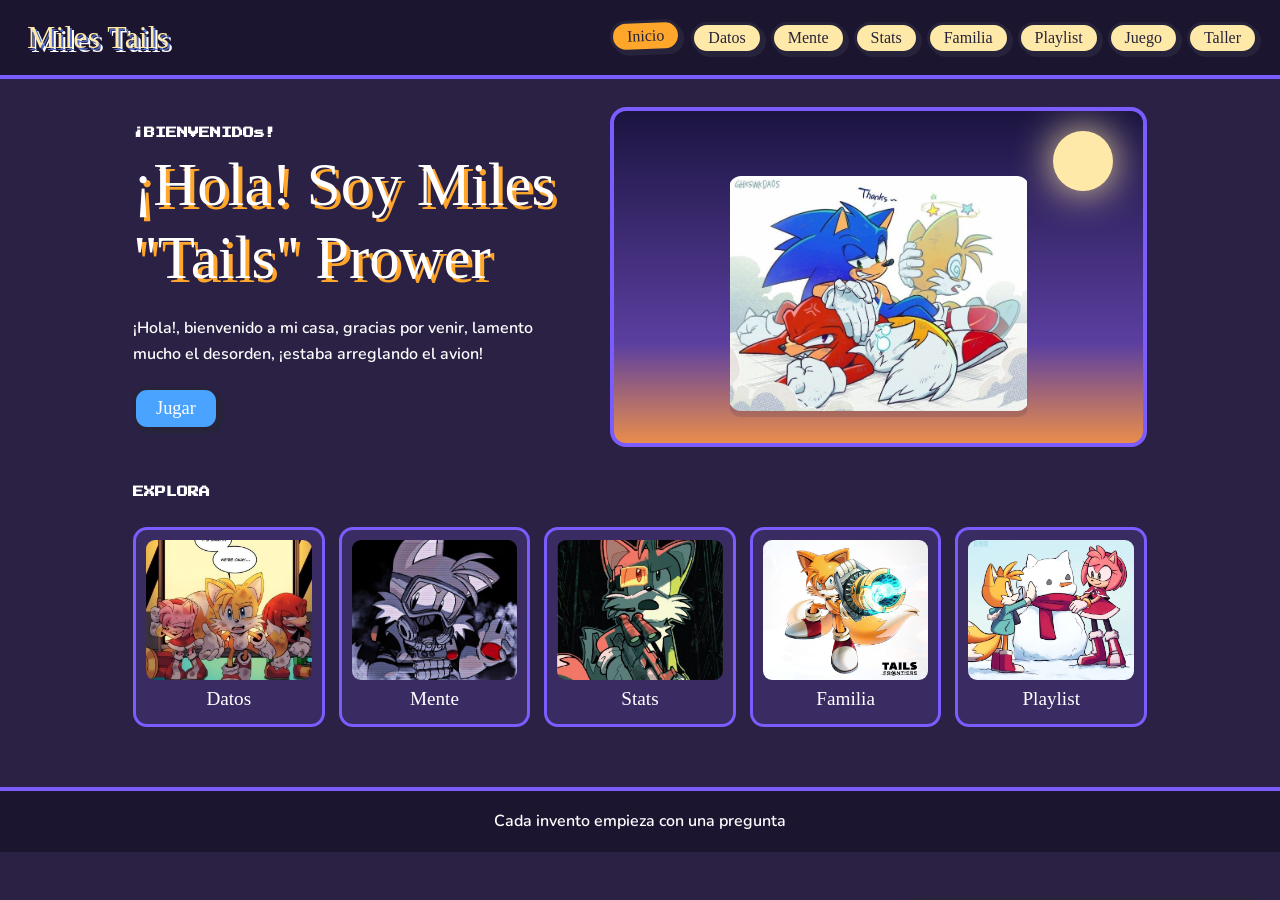
<file: index.html>
<!DOCTYPE html><html lang="es"><head><meta charset="utf-8"><meta name="viewport" content="width=device-width,initial-scale=1"><title>Miles Tails</title><link rel="stylesheet" href="style.css"></head><body class="home"><div id="nav"></div><main>
<section class="hero"><div><p class="px">¡BIENVENIDOs!</p><h1>¡Hola! Soy Miles "Tails" Prower</h1><p style="margin:14px 0 20px">¡Hola!, bienvenido a mi casa, gracias por venir, lamento mucho el desorden, ¡estaba arreglando el avion!</p><a class="btn" href="juego.html">Jugar</a></div>
<div class="scene" id="sc"><div class="sun"></div><span class="tl"></span></div></section>
<p class="px explore-title">EXPLORA</p>
<div class="cards">
<a class="card" href="datos.html"><img src="assets/images/fineeeeeeee.jpg" alt="Foto de Tails"><span>Datos</span></a>
<a class="card" href="psico.html"><img src="assets/images/FOX..jpg" alt="Foto de Tails"><span>Mente</span></a>
<a class="card" href="stats.html"><img src="assets/images/fox.jpg" alt="Foto de Tails"><span>Stats</span></a>
<a class="card" href="relaciones.html"><img src="assets/images/Miles.jpg" alt="Foto de Tails"><span>Familia</span></a>
<a class="card" href="playlist.html"><img src="assets/images/TAILS Y AMY.jpg" alt="Foto de Tails y Amy"><span>Playlist</span></a>
</div>
</main><footer>Cada invento empieza con una pregunta</footer><script src="app.js"></script>
<script>
const T=["¿Y si le pongo otra hélice?","Ojalá Sonic vea esto.","No, todavía no es hora de dormir","Nunca es demasiado tarde para ayudar","DIOSES, ya no le den mas cafe a sonic","Hmm… creo que tengo un plan"];
setInterval(()=>{const bubble=document.createElement('div');bubble.className='th';bubble.textContent=T[Math.random()*T.length|0];bubble.style.left=Math.random()*60+10+'%';document.getElementById('sc').append(bubble);setTimeout(()=>bubble.remove(),7000)},3000);
</script></body></html>
</file>
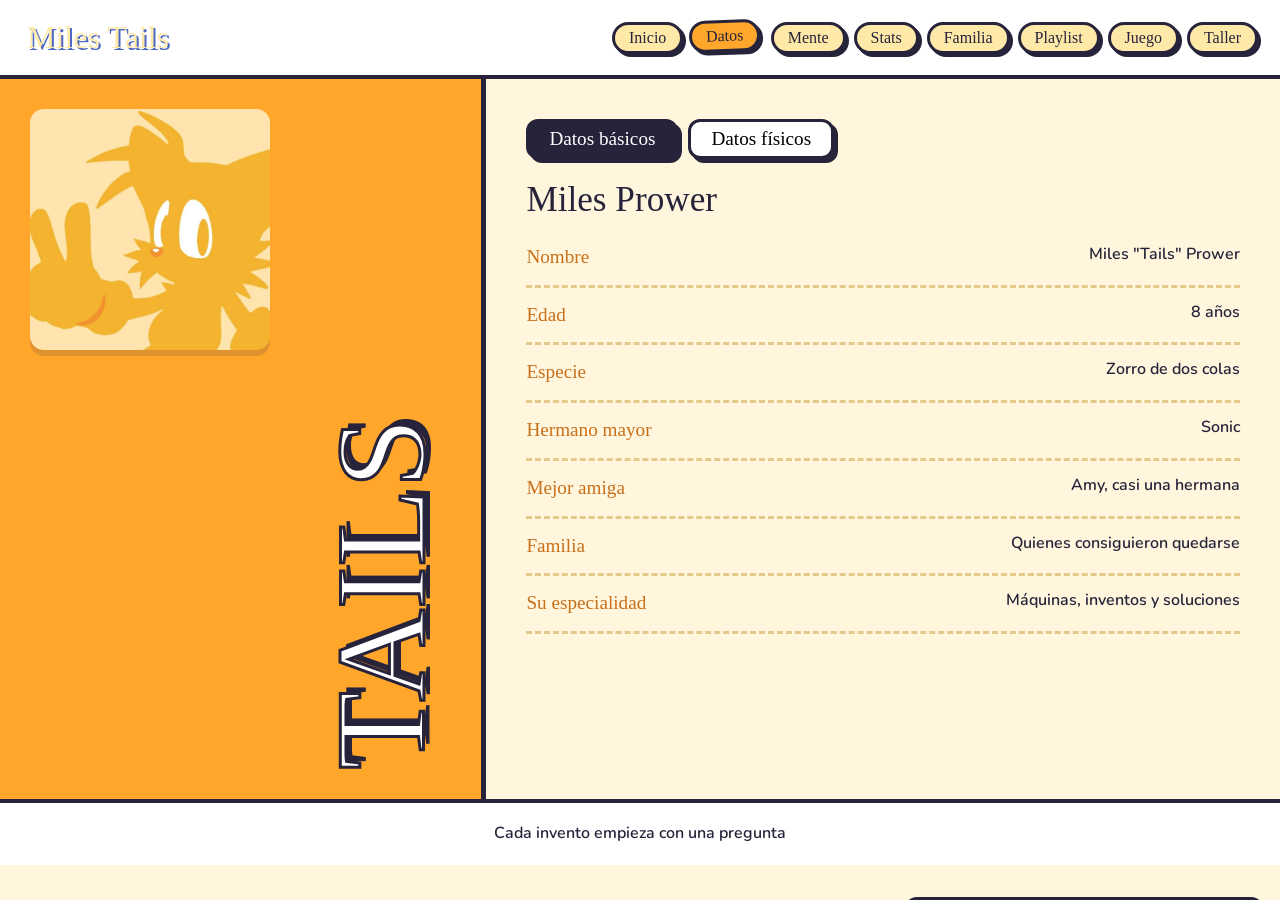
<file: datos.html>
<!DOCTYPE html><html lang="es"><head><meta charset="utf-8"><meta name="viewport" content="width=device-width,initial-scale=1"><title>Miles Tails</title><link rel="stylesheet" href="style.css"></head><body class="datos"><div id="nav"></div><main>
<aside class="side"><span class="tl"></span><h1>TAILS</h1></aside>
<section class="pane"><div class="tabs"><button class="on" data-p="a">Datos básicos</button><button data-p="b">Datos físicos</button></div>
<div class="pn on" id="a"><h2 style="font-size:2.2rem;margin-bottom:10px">Miles Prower</h2>
<div class="row"><b>Nombre</b><span>Miles "Tails" Prower</span></div><div class="row"><b>Edad</b><span>8 años</span></div><div class="row"><b>Especie</b><span>Zorro de dos colas</span></div><div class="row"><b>Hermano mayor</b><span>Sonic</span></div><div class="row"><b>Mejor amiga</b><span>Amy, casi una hermana</span></div><div class="row"><b>Familia</b><span>Quienes consiguieron quedarse</span></div><div class="row"><b>Su especialidad</b><span>Máquinas, inventos y soluciones</span></div></div>
<div class="pn" id="b"><h2 style="font-size:2.2rem;margin-bottom:10px">Por fuera</h2>
<div class="row"><b>Pelaje</b><span>Naranja, con pecho y hocico claros</span></div><div class="row"><b>Colas</b><span>Dos, con las puntas blancas</span></div><div class="row"><b>Ojos</b><span>Azules y muy grandes</span></div><div class="row"><b>Aspecto</b><span>Infantil, aunque su resistencia es mayor de lo que parece</span></div><div class="row"><b>Vuelo</b><span>Gira las colas como una hélice</span></div></div>
</section></main><footer>Cada invento empieza con una pregunta</footer><script src="app.js"></script>
<script>document.querySelector('.side .tl .tails').src='assets/images/Tails%20icon.jpg';
document.querySelectorAll('.tabs button').forEach(b=>b.onclick=()=>{document.querySelectorAll('.tabs button,.pn').forEach(x=>x.classList.remove('on'));b.classList.add('on');document.getElementById(b.dataset.p).classList.add('on')})</script></body></html>
</file>
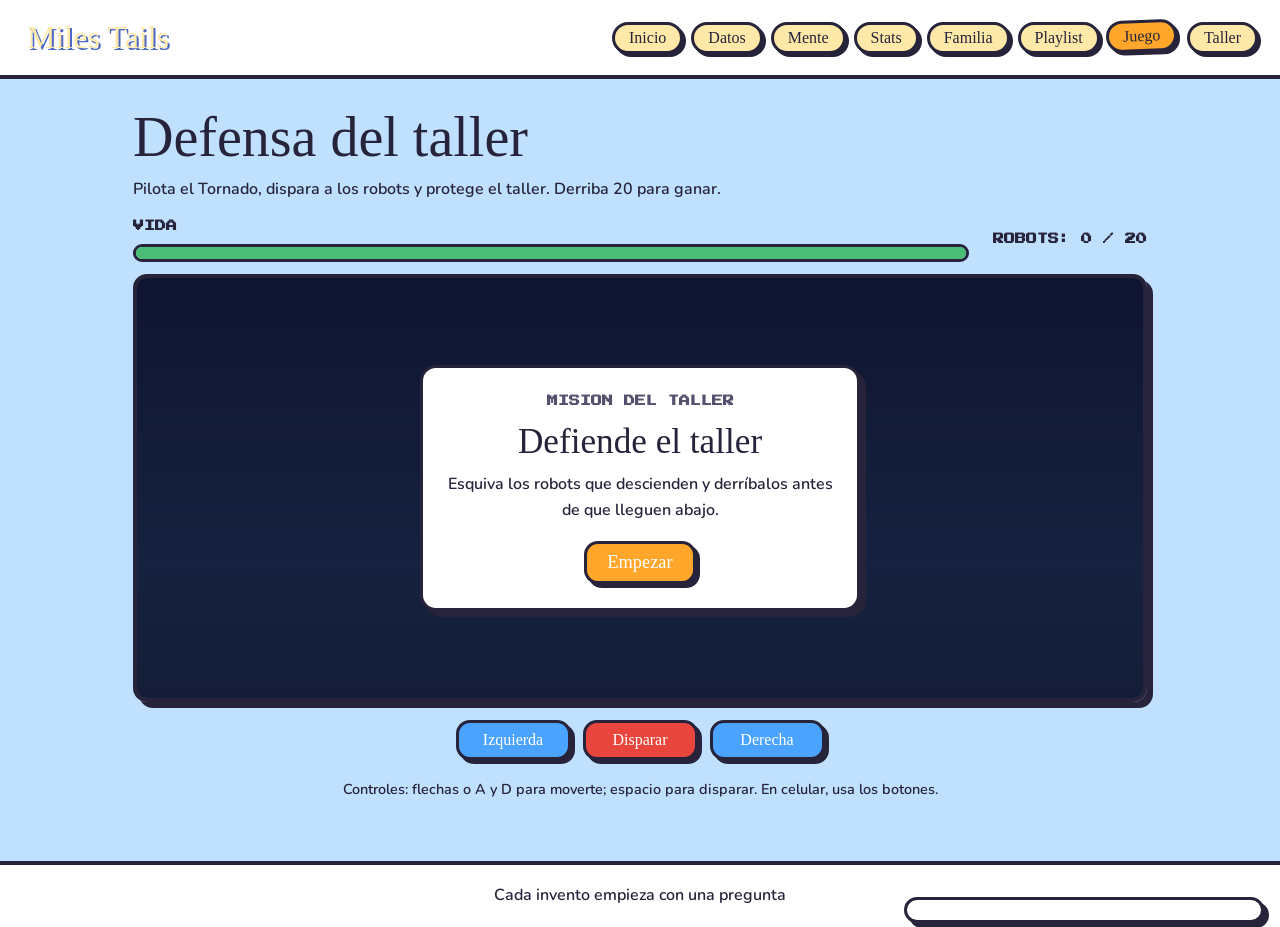
<file: juego.html>
<!DOCTYPE html><html lang="es"><head><meta charset="utf-8"><meta name="viewport" content="width=device-width,initial-scale=1"><title>Miles Tails</title><link rel="stylesheet" href="style.css"></head><body class="jg"><div id="nav"></div><main>
<h1 class="game-title">Defensa del taller</h1><p class="game-intro">Pilota el Tornado, dispara a los robots y protege el taller. Derriba 20 para ganar.</p>
<div class="game-hud"><div><span>VIDA</span><div class="health-track" role="progressbar" aria-label="Vida" aria-valuemin="0" aria-valuemax="3" aria-valuenow="3"><i id="health"></i></div></div><p>ROBOTS: <b id="score">0</b> / 20</p></div>
<div class="game-screen"><canvas id="game" aria-label="Juego de disparos. Usa las flechas o A y D para moverte y espacio para disparar."></canvas>
<section class="game-overlay" id="gameOverlay"><div class="game-card"><p class="px">MISION DEL TALLER</p><h2 id="overlayTitle">Defiende el taller</h2><p id="overlayText">Esquiva los robots que descienden y derríbalos antes de que lleguen abajo.</p><button class="btn o" id="startGame">Empezar</button></div></section>
</div>
<div class="game-controls"><button class="btn control" id="left" aria-label="Mover a la izquierda">Izquierda</button><button class="btn control fire" id="fire">Disparar</button><button class="btn control" id="right" aria-label="Mover a la derecha">Derecha</button></div>
<p class="game-help">Controles: flechas o A y D para moverte; espacio para disparar. En celular, usa los botones.</p>
</main><footer>Cada invento empieza con una pregunta</footer><script src="app.js"></script>
<script>
const canvas=document.getElementById('game'),ctx=canvas.getContext('2d'),overlay=document.getElementById('gameOverlay');
const target=20,keys=new Set(),touch={left:false,right:false,fire:false};
let width=0,height=0,player={x:0,y:0},shots=[],robots=[],score=0,lives=3,active=false,last=0,lastShot=0,lastRobot=0,frame=0;
function resize(){const box=canvas.getBoundingClientRect(),firstSize=width===0;width=box.width;height=box.height;canvas.width=width;canvas.height=height;if(player){player.x=firstSize?width/2:Math.min(width-24,Math.max(24,player.x));player.y=height-42}}
addEventListener('resize',resize);resize();
function updateHud(){document.getElementById('score').textContent=score;const bar=document.getElementById('health');bar.style.width=(lives/3*100)+'%';bar.parentElement.setAttribute('aria-valuenow',lives);bar.parentElement.classList.toggle('low',lives===1)}
function start(){score=0;lives=3;shots=[];robots=[];player={x:width/2,y:height-42};last=performance.now();lastRobot=last;active=true;overlay.hidden=true;updateHud();requestAnimationFrame(loop)}
function finish(won){active=false;overlay.hidden=false;document.getElementById('overlayTitle').textContent=won?'Taller a salvo':'Fin del juego';document.getElementById('overlayText').textContent=won?'Derribaste los 20 robots. Buen trabajo, piloto.':'Los robots alcanzaron el taller. Inténtalo otra vez.';document.getElementById('startGame').textContent=won?'Jugar otra vez':'Reintentar'}
function shoot(now){if(now-lastShot<230)return;lastShot=now;shots.push({x:player.x,y:player.y-18})}
function loop(now){if(!active)return;const dt=Math.min((now-last)/1000,.04);last=now;frame++;
 if(keys.has('ArrowLeft')||keys.has('a')||keys.has('A')||touch.left)player.x-=280*dt;
 if(keys.has('ArrowRight')||keys.has('d')||keys.has('D')||touch.right)player.x+=280*dt;
 player.x=Math.max(20,Math.min(width-20,player.x));
 if(keys.has(' ')||touch.fire)shoot(now);
 if(now-lastRobot>820){robots.push({x:24+Math.random()*(width-48),y:-22,speed:72+Math.random()*48,phase:Math.random()*6});lastRobot=now}
 for(const shot of shots)shot.y-=470*dt;
 for(const robot of robots){robot.y+=robot.speed*dt;robot.x+=Math.sin(now/450+robot.phase)*24*dt}
 shots=shots.filter(shot=>shot.y>-12);
 for(let ri=robots.length-1;ri>=0;ri--){const robot=robots[ri];if(robot.y>height-28){robots.splice(ri,1);lives--;updateHud();if(lives<=0){finish(false);return}continue}
 const hit=shots.findIndex(shot=>Math.hypot(shot.x-robot.x,shot.y-robot.y)<22);
 if(hit!==-1){shots.splice(hit,1);robots.splice(ri,1);score++;document.getElementById('score').textContent=score;if(score>=target){finish(true);return}}
 }
 draw();requestAnimationFrame(loop)}
function draw(){ctx.clearRect(0,0,width,height);ctx.fillStyle='rgba(255,255,255,.65)';for(let i=0;i<24;i++){const x=(i*97+frame*.18)%width,y=(i*67)%height;ctx.fillRect(x,y,2,2)}
 for(const shot of shots){ctx.fillStyle='#fff6a6';ctx.fillRect(shot.x-3,shot.y-9,6,16);ctx.fillStyle='#ffa62b';ctx.fillRect(shot.x-1,shot.y-10,2,12)}
 for(const robot of robots){ctx.fillStyle='#ed5264';ctx.strokeStyle='#421f49';ctx.lineWidth=3;ctx.beginPath();ctx.rect(robot.x-15,robot.y-13,30,26);ctx.fill();ctx.stroke();ctx.fillStyle='#fff';ctx.fillRect(robot.x-8,robot.y-5,5,5);ctx.fillRect(robot.x+3,robot.y-5,5,5);ctx.fillStyle='#421f49';ctx.fillRect(robot.x-4,robot.y+5,8,3)}
 ctx.save();ctx.translate(player.x,player.y);ctx.fillStyle='#ffa62b';ctx.strokeStyle='#472c62';ctx.lineWidth=3;ctx.beginPath();ctx.moveTo(0,-20);ctx.lineTo(20,15);ctx.lineTo(0,9);ctx.lineTo(-20,15);ctx.closePath();ctx.fill();ctx.stroke();ctx.fillStyle='#4aa3ff';ctx.beginPath();ctx.arc(0,1,6,0,Math.PI*2);ctx.fill();ctx.restore()}
document.getElementById('startGame').onclick=start;
addEventListener('keydown',event=>{if(['ArrowLeft','ArrowRight',' '].includes(event.key))event.preventDefault();keys.add(event.key)});
addEventListener('keyup',event=>keys.delete(event.key));
function bindHold(id,key){const button=document.getElementById(id);button.addEventListener('pointerdown',event=>{event.preventDefault();touch[key]=true;button.setPointerCapture(event.pointerId)});['pointerup','pointercancel','lostpointercapture'].forEach(name=>button.addEventListener(name,()=>touch[key]=false))}
bindHold('left','left');bindHold('right','right');bindHold('fire','fire');
canvas.addEventListener('pointerdown',()=>{if(active)shoot(performance.now())});
updateHud();draw();
</script></body></html>
</file>
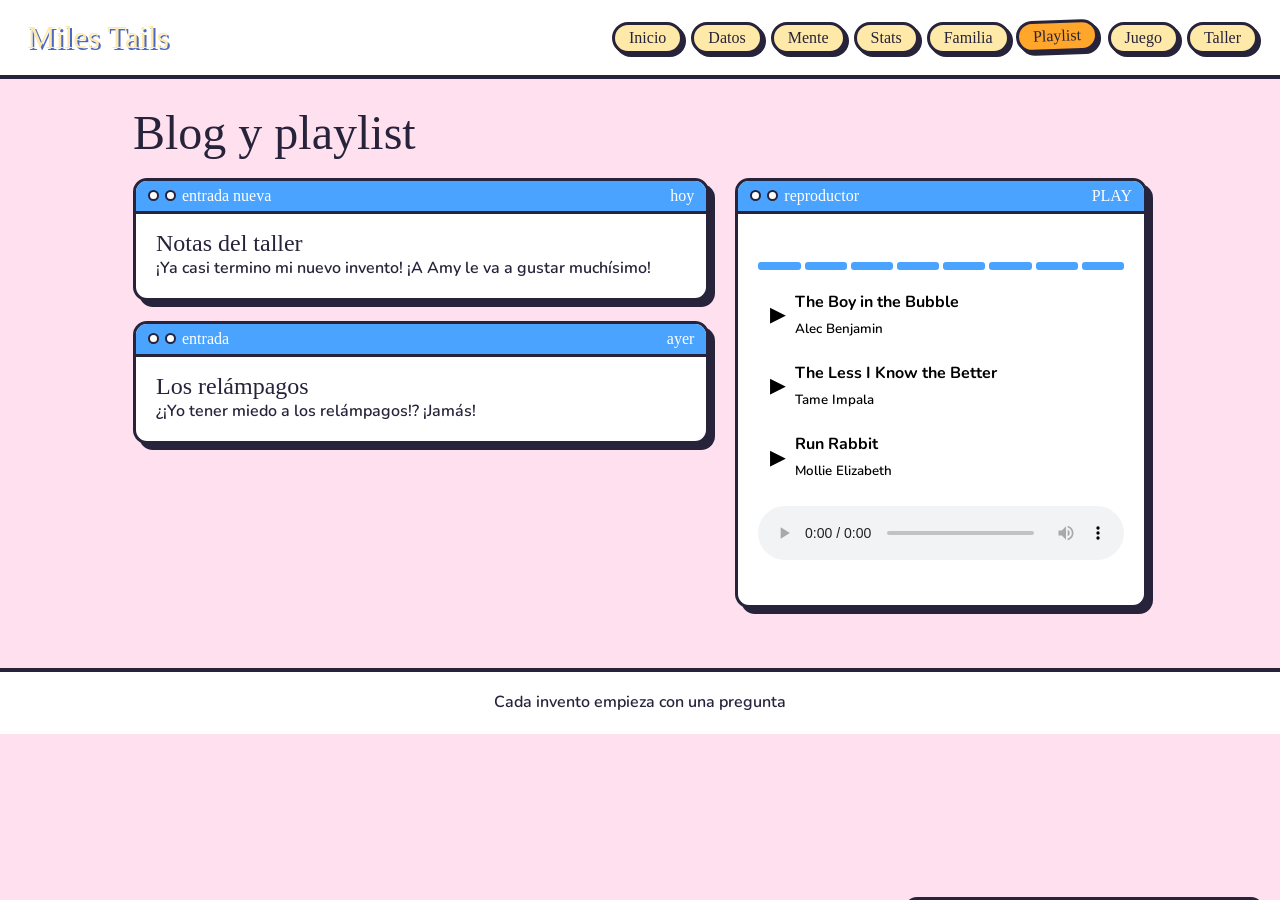
<file: playlist.html>
<!DOCTYPE html><html lang="es"><head><meta charset="utf-8"><meta name="viewport" content="width=device-width,initial-scale=1"><title>Miles Tails</title><link rel="stylesheet" href="style.css"></head><body class="pl"><div id="nav"></div><main><h1 style="font-size:3rem;margin-bottom:18px">Blog y playlist</h1><div class="blog">
<section><div class="win post"><div class="t"><i></i><i></i>entrada nueva<span>hoy</span></div><div class="in"><h2>Notas del taller</h2><p>¡Ya casi termino mi nuevo invento! ¡A Amy le va a gustar muchísimo!</p></div></div>
<div class="win post"><div class="t"><i></i><i></i>entrada<span>ayer</span></div><div class="in"><h2>Los relámpagos</h2><p>¿¡Yo tener miedo a los relámpagos!? ¡Jamás!</p></div></div></section>
<aside class="win"><div class="t"><i></i><i></i>reproductor<span>PLAY</span></div><div class="in"><div class="vis" id="v"><i></i><i></i><i></i><i></i><i></i><i></i><i></i><i></i></div><div id="tr"></div><audio id="audio" controls preload="none" aria-label="Reproductor de música"></audio><p id="audioStatus" role="status" aria-live="polite"></p></div></aside>
</div></main><footer>Cada invento empieza con una pregunta</footer><script src="app.js"></script>
<script>
const L=[
["The Boy in the Bubble","Alec Benjamin","musica/the-boy-in-the-bubble.mp3"],
["The Less I Know the Better","Tame Impala","musica/the-less-i-know-the-better.mp3"],
["Run Rabbit","Mollie Elizabeth","musica/run-rabbit.mp3"]
];
const audio=document.getElementById('audio');
const tracks=document.getElementById('tr'),visualizer=document.getElementById('v'),status=document.getElementById('audioStatus');
tracks.innerHTML=L.map((song,index)=>'<button class="trk" type="button" data-k="'+index+'"><span class="play-mark" aria-hidden="true">▶</span><span><b>'+song[0]+'</b><br><small>'+song[1]+'</small></span></button>').join('');
tracks.querySelectorAll('.trk').forEach(button=>button.onclick=()=>{
 const song=L[Number(button.dataset.k)];
 if(button.classList.contains('on')&&!audio.paused){audio.pause();visualizer.classList.remove('go');status.textContent='Reproducción pausada.';return}
 tracks.querySelectorAll('.trk').forEach(track=>track.classList.remove('on'));
 button.classList.add('on');audio.src=song[2];status.textContent='Cargando: '+song[0];
 audio.play().then(()=>{visualizer.classList.add('go');status.textContent='Reproduciendo: '+song[0]}).catch(()=>{visualizer.classList.remove('go');status.textContent='No se pudo reproducir el archivo de audio.'});
});
audio.onended=()=>{visualizer.classList.remove('go');status.textContent='La canción terminó.'};
audio.onerror=()=>{visualizer.classList.remove('go');status.textContent='No se pudo cargar el archivo de audio.'};
</script></body></html>
</file>
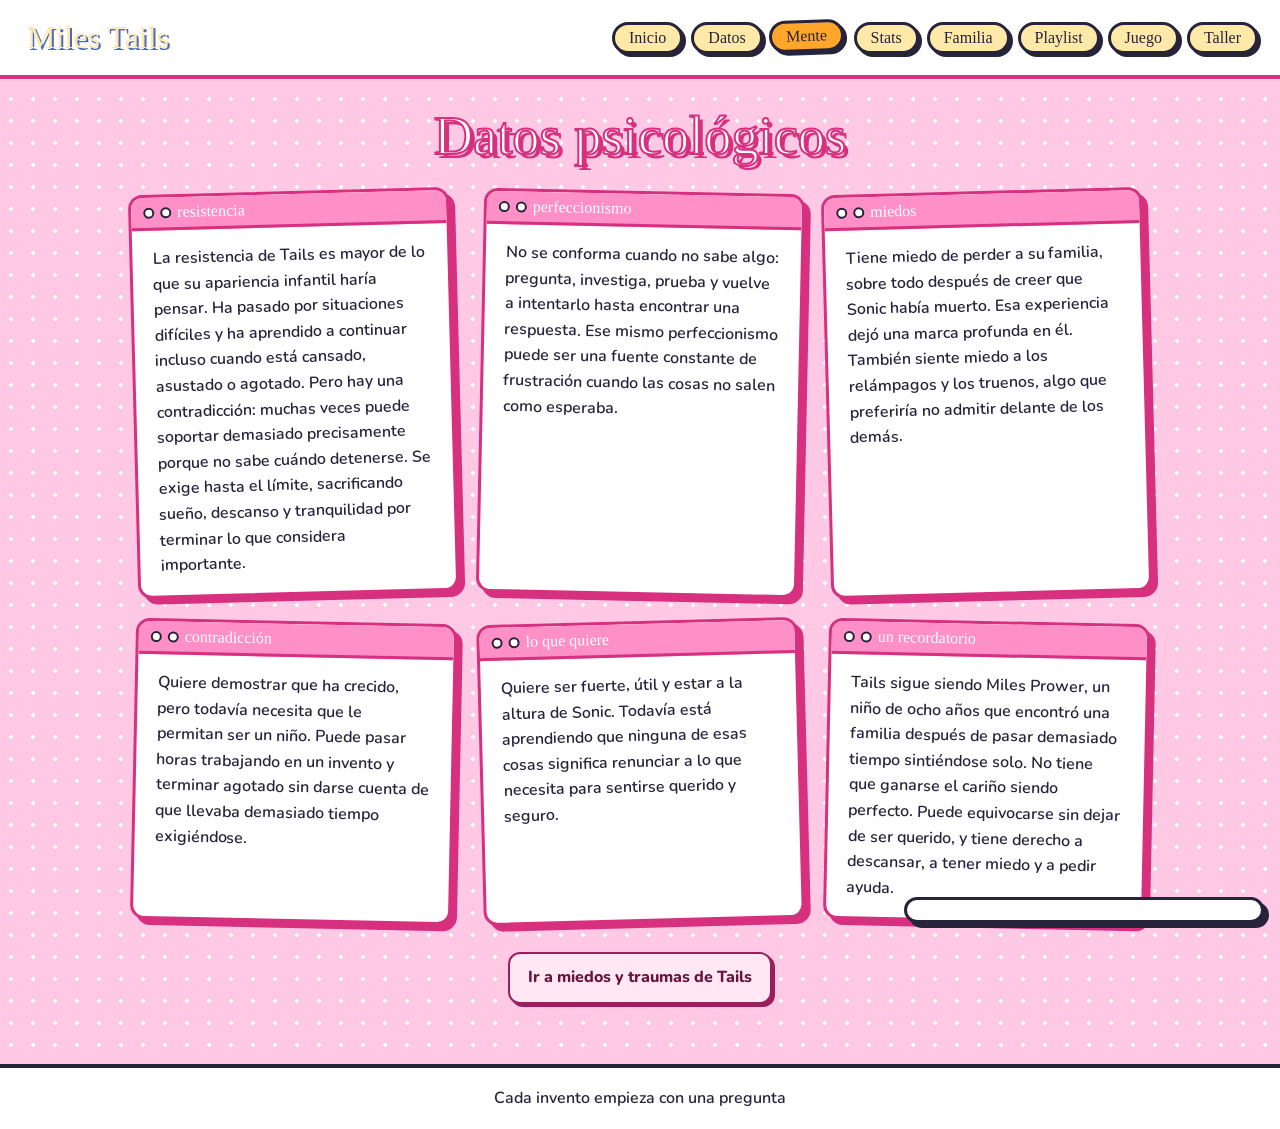
<file: psico.html>
<!DOCTYPE html><html lang="es"><head><meta charset="utf-8"><meta name="viewport" content="width=device-width,initial-scale=1"><title>Miles Tails</title><link rel="stylesheet" href="style.css"></head><body class="psico pink"><div id="nav"></div><main><h1>Datos psicológicos</h1><div class="stack">
<div class="win"><div class="t"><i></i><i></i>resistencia<span></span></div><div class="in"><p>La resistencia de Tails es mayor de lo que su apariencia infantil haría pensar. Ha pasado por situaciones difíciles y ha aprendido a continuar incluso cuando está cansado, asustado o agotado. Pero hay una contradicción: muchas veces puede soportar demasiado precisamente porque no sabe cuándo detenerse. Se exige hasta el límite, sacrificando sueño, descanso y tranquilidad por terminar lo que considera importante.</p></div></div>
<div class="win"><div class="t"><i></i><i></i>perfeccionismo<span></span></div><div class="in"><p>No se conforma cuando no sabe algo: pregunta, investiga, prueba y vuelve a intentarlo hasta encontrar una respuesta. Ese mismo perfeccionismo puede ser una fuente constante de frustración cuando las cosas no salen como esperaba.</p></div></div>
<div class="win"><div class="t"><i></i><i></i>miedos<span></span></div><div class="in"><p>Tiene miedo de perder a su familia, sobre todo después de creer que Sonic había muerto. Esa experiencia dejó una marca profunda en él. También siente miedo a los relámpagos y los truenos, algo que preferiría no admitir delante de los demás.</p></div></div>
<div class="win"><div class="t"><i></i><i></i>contradicción<span></span></div><div class="in"><p>Quiere demostrar que ha crecido, pero todavía necesita que le permitan ser un niño. Puede pasar horas trabajando en un invento y terminar agotado sin darse cuenta de que llevaba demasiado tiempo exigiéndose.</p></div></div>
<div class="win"><div class="t"><i></i><i></i>lo que quiere<span></span></div><div class="in"><p>Quiere ser fuerte, útil y estar a la altura de Sonic. Todavía está aprendiendo que ninguna de esas cosas significa renunciar a lo que necesita para sentirse querido y seguro.</p></div></div>
<div class="win"><div class="t"><i></i><i></i>un recordatorio<span></span></div><div class="in"><p>Tails sigue siendo Miles Prower, un niño de ocho años que encontró una familia después de pasar demasiado tiempo sintiéndose solo. No tiene que ganarse el cariño siendo perfecto. Puede equivocarse sin dejar de ser querido, y tiene derecho a descansar, a tener miedo y a pedir ayuda.</p></div></div>
</div><a class="secret-link" href="secreto.html" aria-label="Abrir la página sobre los miedos y traumas de Tails">Ir a miedos y traumas de Tails</a></main><footer>Cada invento empieza con una pregunta</footer><script src="app.js"></script></body></html>
</file>
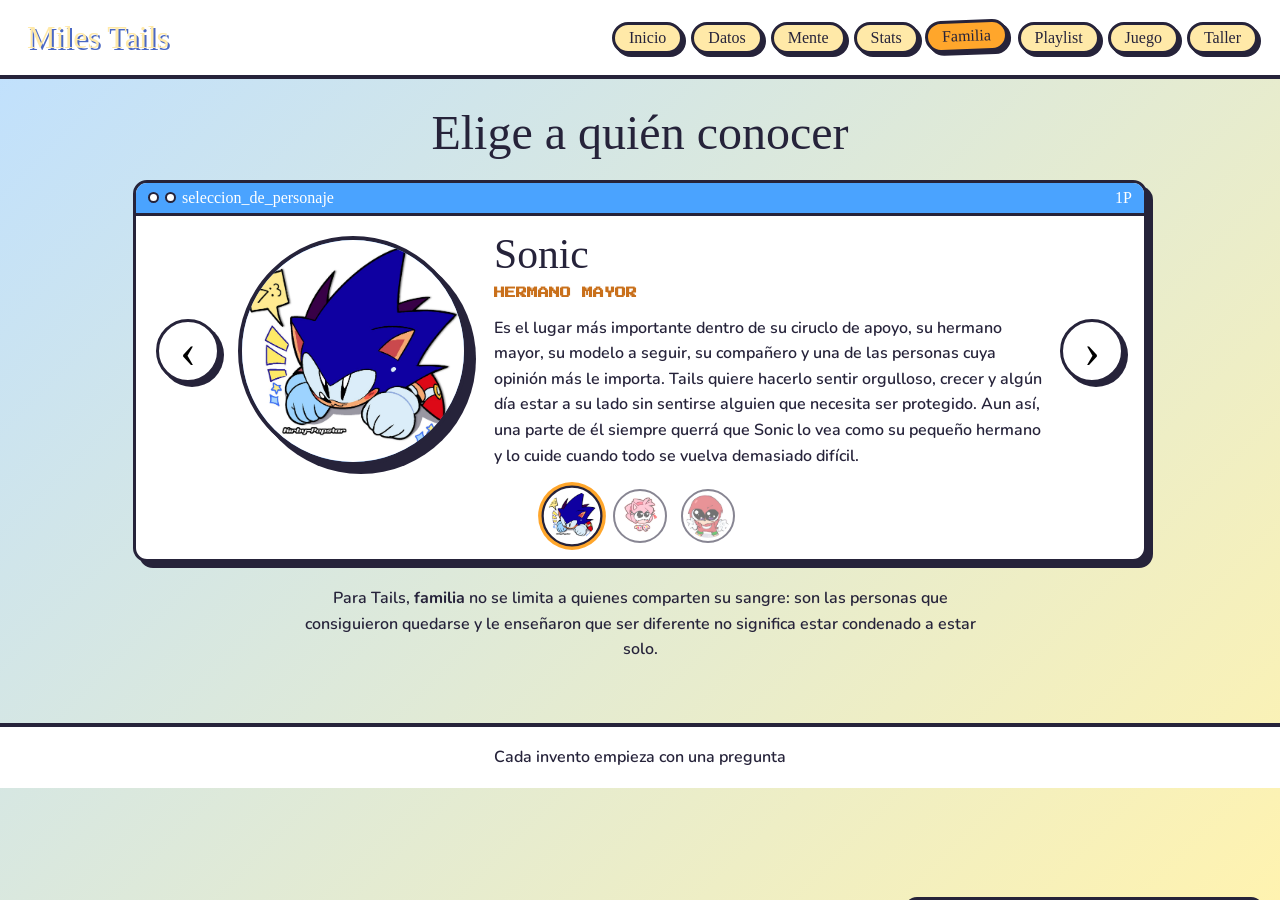
<file: relaciones.html>
<!DOCTYPE html><html lang="es"><head><meta charset="utf-8"><meta name="viewport" content="width=device-width,initial-scale=1"><title>Miles Tails</title><link rel="stylesheet" href="style.css"></head><body class="fam"><div id="nav"></div><main><h1 style="font-size:3rem;text-align:center;margin-bottom:20px">Elige a quién conocer</h1>
<div class="win"><div class="t"><i></i><i></i>seleccion_de_personaje<span>1P</span></div><div class="in"><div class="sel"><button class="arr" id="l">‹</button><div class="pj"><div class="por" id="po"></div><div><h2 id="nm" style="font-size:2.6rem"></h2><p class="px" id="rl" style="margin:6px 0 12px;color:#c9701b"></p><p id="tx"></p></div></div><button class="arr" id="r">›</button></div><div class="mini" id="mi"></div></div></div>
<p style="text-align:center;margin-top:24px;max-width:700px;margin-inline:auto">Para Tails, <b>familia</b> no se limita a quienes comparten su sangre: son las personas que consiguieron quedarse y le enseñaron que ser diferente no significa estar condenado a estar solo.</p></main><footer>Cada invento empieza con una pregunta</footer><script src="app.js"></script>
<script>
const P=[["Sonic","assets/images/soniii.jpg","#7ab8ff","HERMANO MAYOR","Es el lugar más importante dentro de su ciruclo de apoyo, su hermano mayor, su modelo a seguir, su compañero y una de las personas cuya opinión más le importa. Tails quiere hacerlo sentir orgulloso, crecer y algún día estar a su lado sin sentirse alguien que necesita ser protegido. Aun así, una parte de él siempre querrá que Sonic lo vea como su pequeño hermano y lo cuide cuando todo se vuelva demasiado difícil."],
["Amy","assets/images/amyicon.jpg","#ffa6d2","MEJOR AMIGA","Es su mejor amiga y prácticamente una hermana. Tails la quiere profundamente y confía en ella de una manera que pocas personas consiguen."],
["Knuckles","assets/images/mocosicon.jpg","#ff8a80","Mejor amigo - Hermano","Ocupa un lugar importante en su vida, tanto por el cariño que le tiene como por la admiración que le provoca su fuerza y su manera de enfrentar los problemas, ojala tener la serenidad de Knokles algun dia."]];
let i=0;const g=id=>document.getElementById(id);
function show(){const p=P[i];g('po').innerHTML='<img src="'+p[1]+'" alt="'+p[0]+'">';g('po').style.background=p[2];g('nm').textContent=p[0];g('rl').textContent=p[3];g('tx').textContent=p[4]+(i>0?' Cada una de estas personas representa algo distinto para Tails, pero todas son parte de la familia que está dispuesto a proteger con todo lo que tiene, incluso si no es mucho.':'');
g('mi').innerHTML=P.map((q,k)=>'<button class="'+(k==i?'on':'')+'" data-k="'+k+'" aria-label="'+q[0]+'"><img src="'+q[1]+'" alt=""></button>').join('');
document.querySelectorAll('#mi button').forEach(s=>s.onclick=()=>{i=+s.dataset.k;show()})}
g('l').onclick=()=>{i=(i+2)%3;show()};g('r').onclick=()=>{i=(i+1)%3;show()};show();
</script></body></html>
</file>
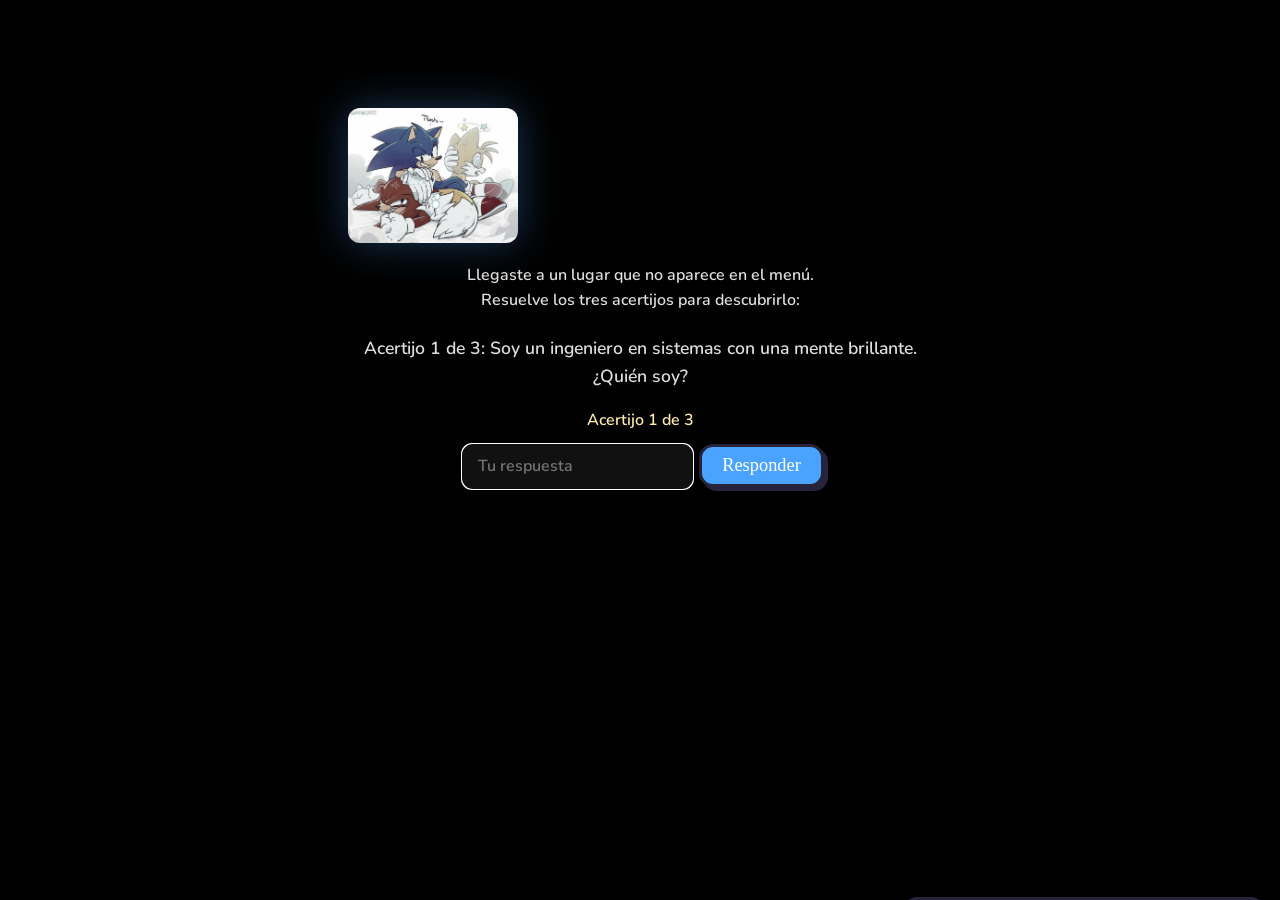
<file: secreto.html>
<!DOCTYPE html><html lang="es"><head><meta charset="utf-8"><meta name="viewport" content="width=device-width,initial-scale=1"><title>Miles Tails</title><link rel="stylesheet" href="style.css"></head><body class="sec"><main><span class="tl"></span><div id="a"><p class="secret-intro">Llegaste a un lugar que no aparece en el menú.<br>Resuelve los tres acertijos para descubrirlo:</p><p id="riddle"></p><p class="riddle-count" id="riddleCount"></p><input id="i" placeholder="Tu respuesta" autocomplete="off"><button class="btn" id="b">Responder</button><p id="m" role="status" aria-live="polite"></p></div>
<div id="c" hidden><h2 class="secret-heading">Tails podra ser muy listo, pero aun tiene pesadillas, cosas que le aterran y cosas que no superara jamas.</h2>
<div class="cry">Creer que Sonic había muerto debe haber sido la peor epoca para el, fue aterrador, abrumador y en realidad... desearia que jamas hubiera ocurrido.</div><div class="cry">Haber pasado demasiado tiempo sintiéndose solo provoca que constantemente el sentimiento regrese.</div><div class="cry">Esta mal pero no puede dejar de pue debe demostrar que puede hacerlo todo por sí mismo.</div><div class="cry"> Tiene ese terrible defecto de explotarse hasta que ya no peude mas. </div><div class="cry"> Tiene un miedo bastante severo a los truenos, lo dejan paralizado y aunque no lo diria en voz alta a veces le asustan tanto que le hacen llorar.</div>
<p class="secret-closing"> Al menos ahora sabe que puede equivocarse sin dejar de ser querido, que puede descansar y puede pedir ayuda.</p><a class="btn o" href="index.html">Volver al inicio</a></div></main><script src="app.js"></script>
<script>
const riddles=[
 {question:"Acertijo 1 de 3: Soy un ingeniero en sistemas con una mente brillante. ¿Quién soy?",answers:["tails","miles"]},
 {question:"Acertijo 2 de 3: Tengo una velocidad increíble y soy parte del elenco principal. ¿Quién soy?",answers:["sonic"]},
 {question:"Acertijo 3 de 3: Se llevan bien, se cuidan las espaldas y siempre están juntos; son el corazón del otro. ¿Cuál es su tipo de relación: amistad, hermandad o compañerismo?",answers:["hermandad"]}
];
const answer=document.getElementById('i'),question=document.getElementById('riddle'),counter=document.getElementById('riddleCount'),message=document.getElementById('m'),button=document.getElementById('b');
let current=0;
function showRiddle(){question.textContent=riddles[current].question;counter.textContent="Acertijo "+(current+1)+" de 3";answer.value="";answer.focus()}
function normalize(value){return value.normalize('NFD').replace(/[\u0300-\u036f]/g,'').toLowerCase().trim()}
showRiddle();
button.onclick=()=>{
 const guess=normalize(answer.value);
 if(!guess){message.textContent="Escribe una respuesta para continuar.";return}
 if(!riddles[current].answers.some(expected=>guess===expected||guess.includes(expected))){message.textContent="Esa no era. Lee la pista e inténtalo otra vez.";return}
 current++;
 if(current===riddles.length){document.getElementById('a').hidden=true;document.getElementById('c').hidden=false;return}
 message.textContent="Correcto. Aquí viene el siguiente.";
 showRiddle();
};
answer.onkeydown=event=>{if(event.key==='Enter')button.click()};
</script></body></html>
</file>
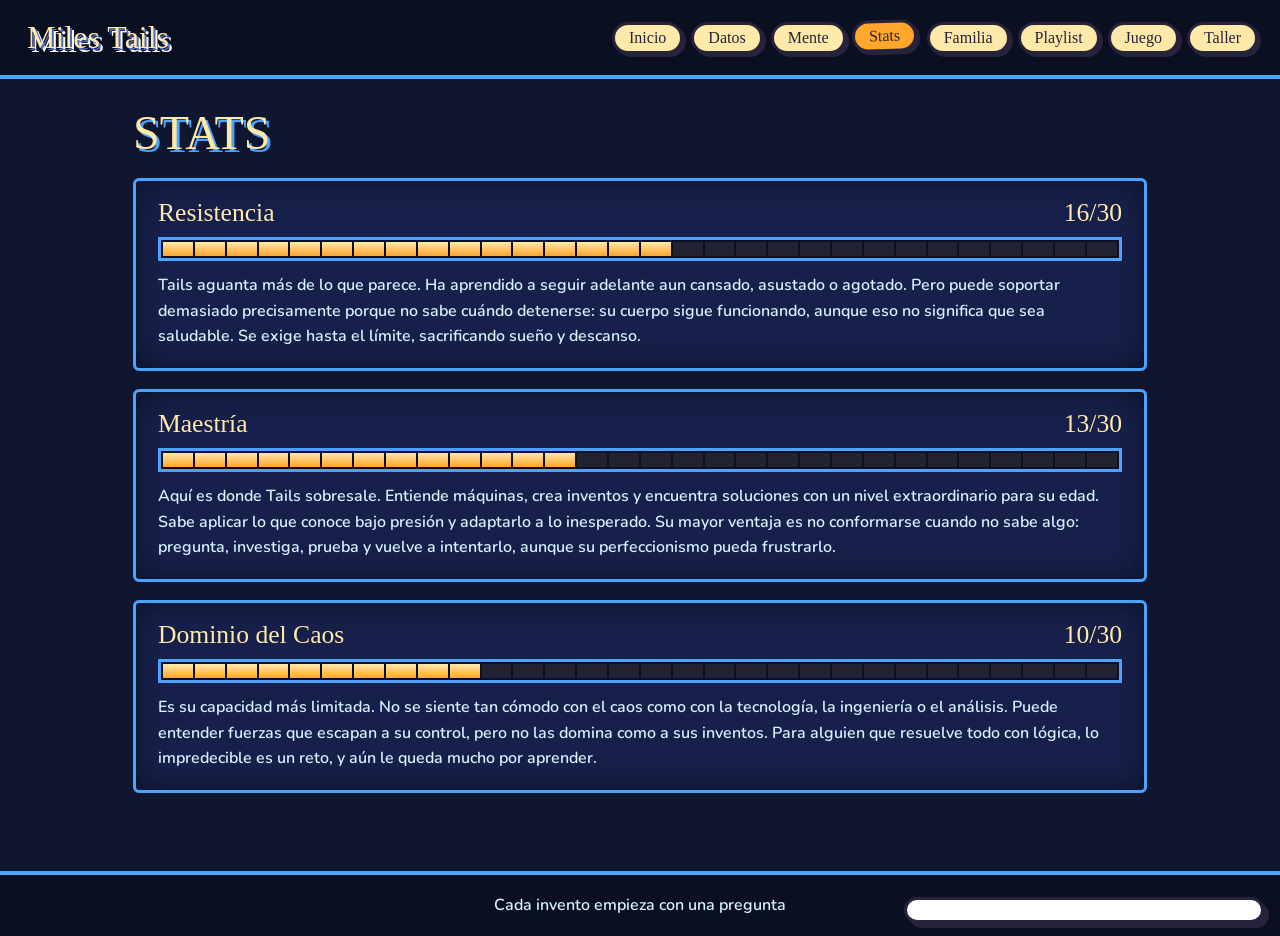
<file: stats.html>
<!DOCTYPE html><html lang="es"><head><meta charset="utf-8"><meta name="viewport" content="width=device-width,initial-scale=1"><title>Miles Tails</title><link rel="stylesheet" href="style.css"></head><body class="stats"><div id="nav"></div><main><h1>STATS</h1><div id="s"></div></main><footer>Cada invento empieza con una pregunta</footer><script src="app.js"></script>
<script>
// Edita aquí los valores y textos. Puedes agregar más stats.
const S=[["Resistencia",20,"Tails aguanta más de lo que parece. Ha aprendido a seguir adelante aun cansado, asustado o agotado. Pero puede soportar demasiado precisamente porque no sabe cuándo detenerse: su cuerpo sigue funcionando, aunque eso no significa que sea saludable. Se exige hasta el límite, sacrificando sueño y descanso."],
["Maestría",27,"Aquí es donde Tails sobresale. Entiende máquinas, crea inventos y encuentra soluciones con un nivel extraordinario para su edad. Sabe aplicar lo que conoce bajo presión y adaptarlo a lo inesperado. Su mayor ventaja es no conformarse cuando no sabe algo: pregunta, investiga, prueba y vuelve a intentarlo, aunque su perfeccionismo pueda frustrarlo."],
["Dominio del Caos",10,"Es su capacidad más limitada. No se siente tan cómodo con el caos como con la tecnología, la ingeniería o el análisis. Puede entender fuerzas que escapan a su control, pero no las domina como a sus inventos. Para alguien que resuelve todo con lógica, lo impredecible es un reto, y aún le queda mucho por aprender."]];
const box=document.getElementById('s');
function run(){box.innerHTML=S.map(s=>`<div class="hud"><h2>${s[0]}<span class="n">0/30</span></h2><div class="bar">${'<i></i>'.repeat(30)}</div><p>${s[2]}</p></div>`).join('');
document.querySelectorAll('.hud').forEach((e,k)=>{const bars=e.querySelectorAll('i'),n=e.querySelector('.n');let i=0;const t=setInterval(()=>{if(i>=S[k][1])return clearInterval(t);bars[i].classList.add('f');i++;n.textContent=i+'/30'},70+k*20)})}
run();document.getElementById('re').onclick=run;
</script></body></html>
</file>
<file: style.css>
@import url('https://fonts.googleapis.com/css2?family=Chewy&family=Nunito:wght@600;800&family=Press+Start+2P&display=swap');
:root{--o:#ffa62b;--b:#4aa3ff;--c:#fff6dd;--y:#ffe9a8;--p:#ff8fc7;--d:#26233a;--r:#e8453c}
*{box-sizing:border-box;margin:0}
html{scroll-behavior:smooth}
body{font:600 16px/1.6 Nunito,sans-serif;color:var(--d);min-height:100vh;background:var(--c)}
h1,h2,h3{font-family:Chewy,cursive;font-weight:400;line-height:1.1}
.px{font-family:'Press Start 2P',monospace;font-size:11px;line-height:1.8}
a{color:inherit}
.logo{font:400 2rem/1.35 Chewy;color:#ffe9a8;text-shadow:2px 2px 0 #4a68c4,4px 4px 0 #fff;text-decoration:none;white-space:nowrap;padding:2px 5px}
#nav{display:flex;flex-wrap:wrap;gap:10px 14px;align-items:center;padding:14px 22px;background:#fff;border-bottom:4px solid var(--d)}
#nav .l{display:flex;flex-wrap:wrap;gap:8px;margin-left:auto}
#nav .l a{font:400 1rem Chewy;text-decoration:none;padding:4px 14px;border:3px solid var(--d);border-radius:99px;background:var(--y);box-shadow:3px 3px 0 var(--d);transition:.15s}
#nav .l a:hover,#nav .l a.on{background:var(--o);transform:translate(-2px,-2px) rotate(-2deg)}
.btn{display:inline-block;font:400 1.15rem Chewy;text-decoration:none;border:3px solid var(--d);border-radius:14px;padding:8px 20px;background:var(--b);color:#fff;box-shadow:4px 4px 0 var(--d);transition:.15s;border-bottom-width:3px}
.btn:hover{transform:translate(-2px,-2px);box-shadow:6px 6px 0 var(--d)}
.btn.o{background:var(--o)}.btn.p{background:var(--p)}
.win{border:3px solid var(--d);border-radius:14px;background:#fff;box-shadow:6px 6px 0 var(--d);overflow:hidden}
.win>.t{display:flex;gap:6px;align-items:center;padding:6px 12px;background:var(--b);color:#fff;font:400 1rem Chewy;border-bottom:3px solid var(--d)}
.win>.t i{width:11px;height:11px;border-radius:50%;background:#fff;border:2px solid var(--d)}
.win>.t span{margin-left:auto}
.win>.in{padding:16px 20px}
main{max-width:1050px;margin:0 auto;padding:28px 18px 60px}
footer{text-align:center;padding:18px;border-top:4px solid var(--d);background:#fff;position:relative}
.tails{display:block;width:100%;height:auto;max-height:100%;object-fit:contain;border-radius:12px;filter:drop-shadow(0 6px 0 rgba(38,35,58,.15));animation:bob 3s ease-in-out infinite}
@keyframes bob{50%{transform:translateY(-8px) rotate(2deg)}}
#toast{position:fixed;right:16px;bottom:16px;z-index:9000;display:flex;gap:10px;align-items:center;width:min(360px,calc(100vw - 32px));background:#fff;color:#26233a;font:800 15px/1.45 Nunito,sans-serif;border:3px solid var(--d);border-radius:16px;box-shadow:5px 5px 0 var(--d);padding:10px 14px 10px 10px;transform:translateY(150%);transition:.4s cubic-bezier(.3,1.6,.5,1)}
#toast.on{transform:none}#toast img{width:54px;height:54px;flex:none;object-fit:cover;border-radius:50%}
#ov{position:fixed;inset:0;z-index:9997;pointer-events:none;overflow:hidden}
#ov.flash{background:#fff;animation:fl .18s}
@keyframes fl{from{opacity:.9}to{opacity:0}}
/* HOME – cafetería nocturna pixel */
.home{background:#2a2145;color:#fff}.home #nav,.home footer{background:#1c1530;border-color:#7a5cff}.home #nav .l a{color:var(--d)}
.hero{display:grid;grid-template-columns:1fr 1.2fr;gap:30px;align-items:center}
.hero h1{font-size:clamp(2.5rem,5.2vw,3.8rem);line-height:1.2;padding:.08em .06em .12em 0;text-shadow:4px 4px 0 var(--o);overflow:visible}
.scene{position:relative;border:4px solid #7a5cff;border-radius:16px;background:linear-gradient(#1b1440,#5b3fa0 70%,#e98d4b);padding:20px;min-height:340px;overflow:hidden}
.scene .tails{width:min(100%,300px);height:235px;display:block;margin:45px auto 0;object-fit:contain}
.scene .sun{position:absolute;right:30px;top:20px;width:60px;height:60px;border-radius:50%;background:#ffe9a8;box-shadow:0 0 40px #ffe9a8}
.say{position:absolute;left:18px;top:24px;background:#fff;color:var(--d);border-radius:14px;padding:8px 14px;max-width:190px;font:400 1.05rem Chewy}
.th{position:absolute;bottom:-60px;background:#fff;color:var(--d);border-radius:99px;padding:4px 14px;font-size:13px;animation:up 7s linear forwards;border:2px solid var(--d)}
@keyframes up{to{transform:translateY(-420px);opacity:0}}
.explore-title{margin-top:36px}
.cards{display:grid;grid-template-columns:repeat(auto-fit,minmax(150px,1fr));gap:14px;margin-top:24px}
.card{text-decoration:none;text-align:center;background:#3a2c63;border:3px solid #7a5cff;border-radius:14px;padding:10px;transition:.2s;overflow:hidden}
.card:hover{transform:translateY(-6px) rotate(-2deg);background:#4b3a80}
.card img{display:block;width:100%;height:140px;object-fit:cover;border-radius:9px;margin-bottom:8px}
.card span{font:400 1.2rem Chewy;color:#fff}
@media(max-width:760px){.hero{grid-template-columns:1fr}}
/* DATOS – split REDZ */
.datos main{max-width:none;padding:0;display:grid;grid-template-columns:minmax(220px,38%) 1fr;min-height:80vh}
.side{background:var(--o);border-right:5px solid var(--d);padding:30px;display:flex;flex-direction:column;justify-content:space-between;position:relative;overflow:hidden}
.side h1{font-size:clamp(4rem,12vw,8rem);color:#fff;-webkit-text-stroke:3px var(--d);writing-mode:vertical-rl;transform:rotate(180deg);align-self:flex-end;text-shadow:6px 6px 0 var(--d)}
.side .tails{max-width:240px;max-height:300px;object-fit:cover;border-radius:14px}
.pane{padding:40px;background:var(--c)}
.tabs{display:flex;gap:10px;margin-bottom:22px}
.tabs button{font:400 1.2rem Chewy;border:3px solid var(--d);border-radius:12px;padding:6px 20px;background:#fff;box-shadow:4px 4px 0 var(--d);cursor:pointer}
.tabs button.on{background:var(--d);color:#fff}
.pn{display:none}.pn.on{display:block;animation:sl .4s}
@keyframes sl{from{transform:translateX(40px);opacity:0}}
.row{display:flex;justify-content:space-between;gap:20px;padding:12px 0;border-bottom:3px dashed #e3c98a}.row b{font-family:Chewy;font-weight:400;font-size:1.2rem;color:#c9701b}
@media(max-width:760px){.datos main{grid-template-columns:1fr}.side h1{writing-mode:horizontal-tb;transform:none}}
/* PSICO – Y2K rosa */
.psico{background:#ffc9e6 radial-gradient(#fff 2px,transparent 2px) 0 0/22px 22px}
.psico h1{font-size:3.4rem;text-align:center;color:#fff;-webkit-text-stroke:2px #d6307f;text-shadow:4px 4px 0 #d6307f;margin-bottom:24px}
.stack{display:grid;grid-template-columns:repeat(auto-fit,minmax(300px,1fr));gap:26px}
.psico .win{border-color:#d6307f;box-shadow:6px 6px 0 #d6307f}.psico .win>.t{background:var(--p);border-color:#d6307f}
.psico .win:nth-child(odd){transform:rotate(-1.5deg)}.psico .win:nth-child(even){transform:rotate(1.2deg)}
.psico .win:hover{transform:rotate(0) scale(1.03);transition:.2s}
.pink #nav{border-color:#d6307f}
.secret-link{display:table;margin:30px auto 0;padding:11px 18px;border:2px solid #9c1f5d;border-radius:12px;background:#ffe7f3;color:#681440;font-weight:800;text-decoration:none;box-shadow:3px 3px 0 #9c1f5d;transition:.2s}
.secret-link:hover,.secret-link:focus-visible{background:#fff;transform:translateY(-2px);outline:3px solid #9c1f5d;outline-offset:3px}
.secret-star{display:grid;place-items:center;width:58px;height:58px;margin:24px auto 0;border:3px solid #ffe9a8;border-radius:50%;background:#3a2c63;color:#ffe9a8;font-size:2rem;line-height:1;text-decoration:none;box-shadow:4px 4px 0 #7a5cff;transition:.2s}
.secret-star:hover,.secret-star:focus-visible{transform:translateY(-2px) scale(1.08);background:#4b3a80;outline:3px solid #ffe9a8;outline-offset:3px}
/* STATS – HUD */
.stats{background:#10162f;color:#d7f1ff}.stats #nav,.stats footer{background:#0a0f22;border-color:var(--b)}.stats #nav .l a{color:var(--d)}
.stats h1{font-size:3rem;color:var(--y);text-shadow:3px 3px 0 var(--b)}
.hud{margin:18px 0;padding:18px 22px;border:3px solid var(--b);border-radius:6px;background:#17204a;box-shadow:inset 0 0 30px #0007}
.hud h2{display:flex;justify-content:space-between;color:var(--y);font-size:1.6rem}
.bar{height:24px;margin:10px 0 12px;border:3px solid var(--b);background:#0a0f22;display:flex;gap:2px;padding:2px}
.bar i{flex:1;background:#223;transition:background .05s}.bar i.f{background:linear-gradient(var(--y),var(--o))}
/* FAMILIA – selección */
.fam{background:linear-gradient(135deg,#bfe0ff,#fff3b0)}
.sel{display:grid;grid-template-columns:auto 1fr auto;gap:18px;align-items:center}
.arr{font:400 3rem Chewy;background:#fff;border:3px solid var(--d);border-radius:50%;width:64px;height:64px;box-shadow:4px 4px 0 var(--d);cursor:pointer}
.arr:active{transform:translate(3px,3px);box-shadow:none}
.pj{display:grid;grid-template-columns:230px 1fr;gap:26px;align-items:center}
.por{height:230px;width:230px;border:4px solid var(--d);border-radius:50%;display:grid;place-items:center;overflow:hidden;box-shadow:8px 8px 0 var(--d);animation:bob 3s infinite}
.por img{width:100%;height:100%;object-fit:cover}
.mini{display:flex;gap:14px;justify-content:center;margin-top:20px}.mini button{width:54px;height:54px;padding:3px;border:2px solid var(--d);border-radius:50%;overflow:hidden;opacity:.55;cursor:pointer;background:#fff;transition:.15s}.mini button img{width:100%;height:100%;object-fit:cover;border-radius:50%}.mini .on{opacity:1;transform:scale(1.13);box-shadow:0 0 0 3px var(--o)}
@media(max-width:760px){.pj{grid-template-columns:1fr;text-align:center}.por{margin:auto;width:200px}}
/* PLAYLIST – blog */
.pl{background:#ffe0ef}
.blog{display:grid;grid-template-columns:1.4fr 1fr;gap:26px}
.post{margin-bottom:20px}.post time{color:#c9701b}
.trk{width:100%;font:inherit;text-align:left;display:flex;gap:10px;align-items:center;padding:8px 10px;border-radius:10px;border:2px solid transparent;background:transparent;cursor:pointer}.trk:hover{background:var(--y);border-color:var(--d)}
.trk.on{background:var(--o)}
.play-mark{font-size:1.2rem}
#audio{display:block;width:100%;margin-top:12px}
#audioStatus{min-height:1.5em;margin-top:8px;font-size:.9rem}
.vis{display:flex;gap:4px;height:40px;align-items:flex-end;margin-bottom:10px}.vis i{flex:1;background:var(--b);height:8px;border-radius:3px}.vis.go i{animation:eq .5s infinite alternate}
.vis i:nth-child(2n){animation-delay:.15s}.vis i:nth-child(3n){animation-delay:.3s}
@keyframes eq{to{height:40px}}
@media(max-width:760px){.blog{grid-template-columns:1fr}}
/* JUEGO */
.jg{background:#bfe0ff}
.game-title{font-size:clamp(2.4rem,6vw,3.5rem)}
.game-intro{margin:8px 0 16px}
.game-hud{display:flex;justify-content:space-between;align-items:center;gap:24px;margin:12px 0;font-family:'Press Start 2P',monospace;font-size:11px}
.game-hud>div{flex:1}.game-hud p{white-space:nowrap}
.health-track{height:18px;margin-top:8px;border:3px solid var(--d);border-radius:20px;background:#fff;overflow:hidden}
.health-track i{display:block;width:100%;height:100%;background:#49bd76;transition:width .2s,background .2s}
.health-track.low i{background:#e8453c}
.game-screen{position:relative;border:4px solid var(--d);border-radius:14px;overflow:hidden;background:linear-gradient(#17234c,#365b89 68%,#304766);box-shadow:6px 6px 0 var(--d)}
#game{display:block;width:100%;height:420px;touch-action:none}
.game-overlay{position:absolute;inset:0;display:grid;place-items:center;padding:20px;background:rgba(12,17,41,.76);text-align:center}
.game-overlay[hidden]{display:none}
.game-card{max-width:440px;padding:24px;border:3px solid var(--d);border-radius:16px;background:#fff;box-shadow:6px 6px 0 var(--d)}
.game-card .px{margin-bottom:12px;color:#54506d}
.game-card h2{font-size:2.2rem;margin-bottom:10px}
.game-card p:not(.px){margin-bottom:18px}
.game-controls{display:flex;justify-content:center;gap:12px;margin:18px 0}
.control{font-size:1rem;min-width:115px;touch-action:none}
.fire{background:#e8453c}
.game-help{font-size:.9rem;text-align:center}
@media(max-width:520px){.game-hud{font-size:9px;gap:12px}.game-hud p{white-space:normal}.game-controls{gap:7px}.control{min-width:0;padding:8px 11px;font-size:.95rem}#game{height:360px}}
/* SECRETO */
.sec{background:#000;color:#ddd;transition:background 1.5s}
.sec #nav,.sec footer{display:none}
.sec main{text-align:center;max-width:620px;padding-top:12vh}
.sec input{font:inherit;padding:8px 14px;border-radius:10px;border:2px solid #555;background:#111;color:#fff;margin:10px 6px}
.sec .tails{max-width:170px;filter:grayscale(.7) drop-shadow(0 0 20px #4aa3ff55)}
.secret-intro{margin:20px 0}
.sec #riddle{margin:18px 0;font-size:1.1rem}
.sec .riddle-count{color:#ffe9a8}
.sec #m{min-height:30px;margin-top:14px;color:#ffe9a8}
.sec .secret-heading{margin:20px 0}
.sec .secret-closing{margin:20px 0}
.cry{margin:14px 0;padding:14px;border-left:4px solid #4aa3ff;text-align:left;background:#0d0d14;animation:sl 1s}
/* 404 */
.err{background:#1d1d2b;color:#fff;text-align:center}.err #nav{background:#0e0e18}.err .l{display:none}
.err h1{font-size:clamp(2.6rem,8vw,5rem);color:var(--o)}
.error-image{display:block;width:min(90%,420px);height:300px;object-fit:cover;margin:20px auto;border:4px solid #7a5cff;border-radius:18px}
.error-caption{margin:0 0 18px;color:#fff6dd}
@media(prefers-reduced-motion:reduce){*{animation:none!important}}
</file>
